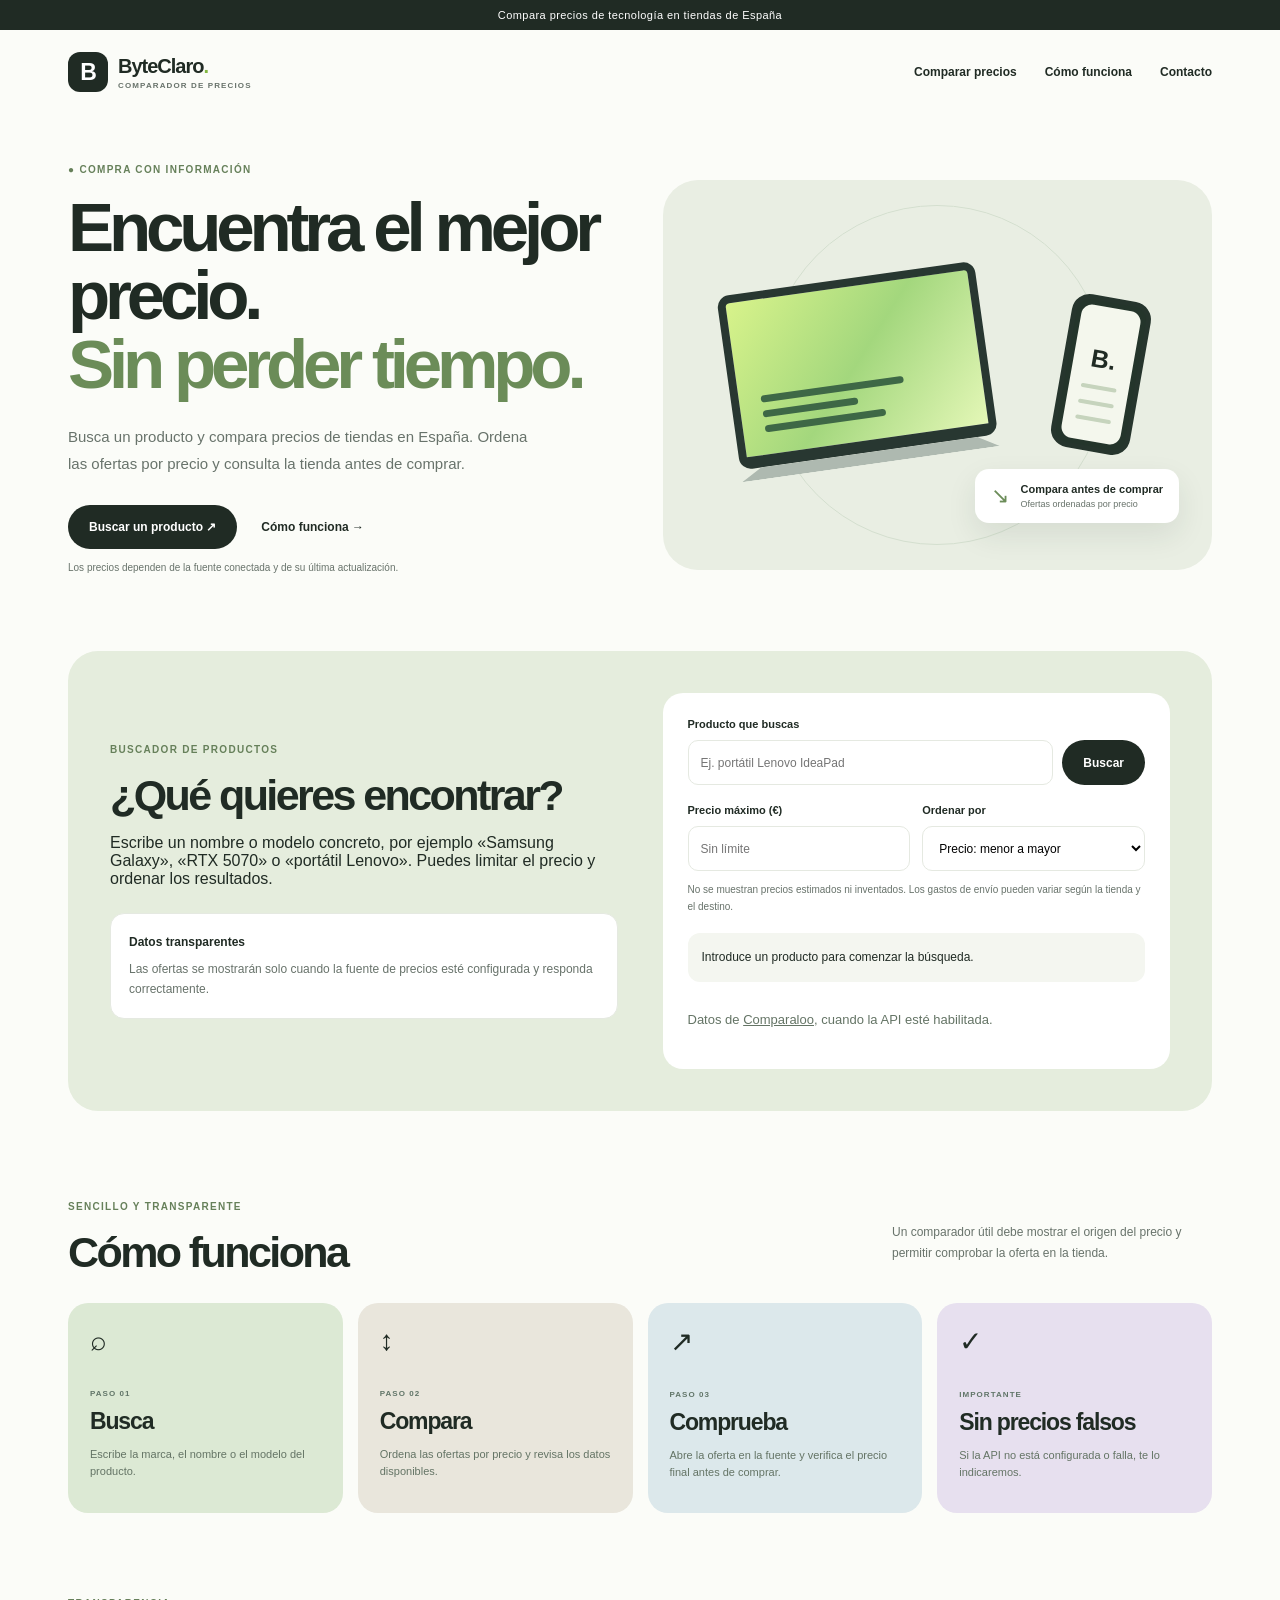
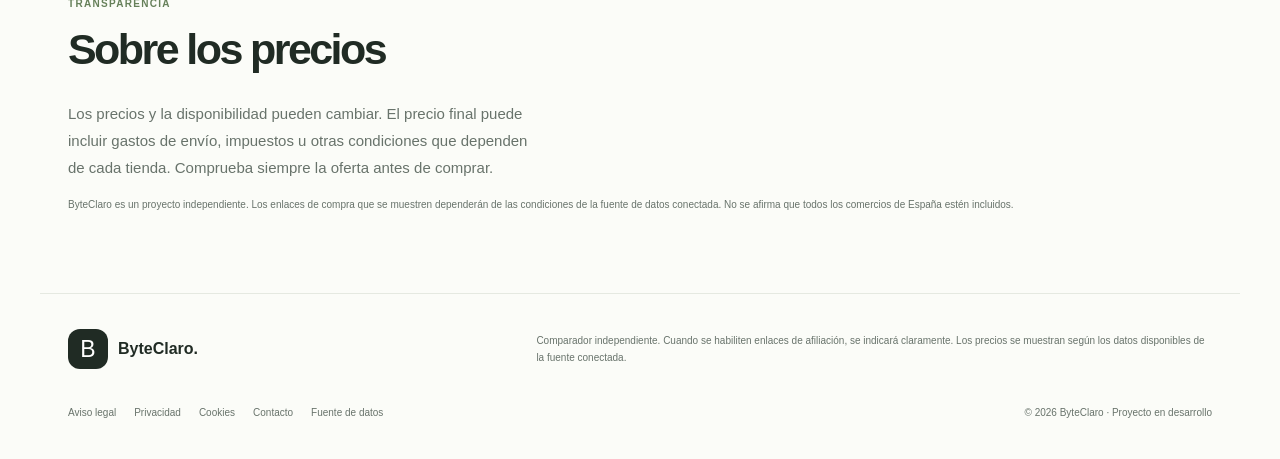
<file: index.html>
<!doctype html>
<html lang="es">
<head>
<meta charset="utf-8"><meta name="viewport" content="width=device-width, initial-scale=1">
<meta name="description" content="Busca productos tecnológicos y compara ofertas de tiendas en España.">
<meta name="theme-color" content="#202b24">
<title>ByteClaro | Comparador de precios de tecnología</title><link rel="stylesheet" href="styles.css">
</head>
<body>
<div class="top-note">Compara precios de tecnología en tiendas de España</div>
<header class="site-header"><a class="brand" href="index.html"><span class="brand-mark">B</span><span>ByteClaro<span class="dot">.</span><small>COMPARADOR DE PRECIOS</small></span></a><button id="menu-toggle" aria-expanded="false" aria-controls="nav">☰ Menú</button><nav id="nav"><a href="#comparador">Comparar precios</a><a href="#como-funciona">Cómo funciona</a><a href="contacto.html">Contacto</a></nav></header>
<main>
<section class="hero"><div><p class="eyebrow">● COMPRA CON INFORMACIÓN</p><h1>Encuentra el mejor precio.<br><em>Sin perder tiempo.</em></h1><p class="lead">Busca un producto y compara precios de tiendas en España. Ordena las ofertas por precio y consulta la tienda antes de comprar.</p><div class="actions"><a class="button" href="#comparador">Buscar un producto ↗</a><a class="text-link" href="#como-funciona">Cómo funciona →</a></div><p class="small">Los precios dependen de la fuente conectada y de su última actualización.</p></div><div class="hero-art"><div class="orbit"></div><div class="laptop"><div class="screen"><div class="screen-lines"><i></i><i></i><i></i></div></div><div class="keyboard"></div></div><div class="phone"><div class="phone-screen"><b>B.</b><i></i><i></i><i></i></div></div><div class="floating">↘ <span><b>Compara antes de comprar</b><small>Ofertas ordenadas por precio</small></span></div></div></section>
<section class="compare live-compare" id="comparador"><div><p class="eyebrow">BUSCADOR DE PRODUCTOS</p><h2>¿Qué quieres encontrar?</h2><p>Escribe un nombre o modelo concreto, por ejemplo «Samsung Galaxy», «RTX 5070» o «portátil Lenovo». Puedes limitar el precio y ordenar los resultados.</p><div class="source-note"><b>Datos transparentes</b><span>Las ofertas se mostrarán solo cuando la fuente de precios esté configurada y responda correctamente.</span></div></div><div class="panel"><form id="search-form"><label for="query">Producto que buscas</label><div class="search-row"><input id="query" name="q" type="search" placeholder="Ej. portátil Lenovo IdeaPad" minlength="2" maxlength="120" required autocomplete="off"><button class="button" type="submit" id="search-button">Buscar</button></div><div class="filter-grid"><div><label for="max-price">Precio máximo (€)</label><input id="max-price" name="max_price" type="number" min="0" step="0.01" placeholder="Sin límite"></div><div><label for="sort">Ordenar por</label><select id="sort" name="sort"><option value="price_asc">Precio: menor a mayor</option><option value="relevance">Más relevantes</option><option value="price_desc">Precio: mayor a menor</option><option value="newest">Más recientes</option></select></div></div><p class="small">No se muestran precios estimados ni inventados. Los gastos de envío pueden variar según la tienda y el destino.</p></form><div id="search-status" class="search-status" role="status" aria-live="polite">Introduce un producto para comenzar la búsqueda.</div><div id="search-results" class="search-results"></div><p class="data-attribution">Datos de <a href="https://comparaloo.es/" target="_blank" rel="noopener noreferrer">Comparaloo</a>, cuando la API esté habilitada.</p></div></section>
<section class="section" id="como-funciona"><div class="section-heading"><div><p class="eyebrow">SENCILLO Y TRANSPARENTE</p><h2>Cómo funciona</h2></div><p>Un comparador útil debe mostrar el origen del precio y permitir comprobar la oferta en la tienda.</p></div><div class="categories"><article class="category green"><span>⌕</span><small>PASO 01</small><h3>Busca</h3><p>Escribe la marca, el nombre o el modelo del producto.</p></article><article class="category sand"><span>↕</span><small>PASO 02</small><h3>Compara</h3><p>Ordena las ofertas por precio y revisa los datos disponibles.</p></article><article class="category blue"><span>↗</span><small>PASO 03</small><h3>Comprueba</h3><p>Abre la oferta en la fuente y verifica el precio final antes de comprar.</p></article><article class="category lilac"><span>✓</span><small>IMPORTANTE</small><h3>Sin precios falsos</h3><p>Si la API no está configurada o falla, te lo indicaremos.</p></article></div></section>
<section class="section"><div class="section-heading"><div><p class="eyebrow">TRANSPARENCIA</p><h2>Sobre los precios</h2></div></div><p class="lead">Los precios y la disponibilidad pueden cambiar. El precio final puede incluir gastos de envío, impuestos u otras condiciones que dependen de cada tienda. Comprueba siempre la oferta antes de comprar.</p><p class="small">ByteClaro es un proyecto independiente. Los enlaces de compra que se muestren dependerán de las condiciones de la fuente de datos conectada. No se afirma que todos los comercios de España estén incluidos.</p></section>
</main>
<footer><div class="footer-brand"><span class="brand-mark">B</span><b>ByteClaro.</b></div><p class="disclosure">Comparador independiente. Cuando se habiliten enlaces de afiliación, se indicará claramente. Los precios se muestran según los datos disponibles de la fuente conectada.</p><nav class="footer-links"><a href="aviso-legal.html">Aviso legal</a><a href="privacidad.html">Privacidad</a><a href="cookies.html">Cookies</a><a href="contacto.html">Contacto</a><a href="https://comparaloo.es/" target="_blank" rel="noopener noreferrer">Fuente de datos</a></nav><p class="small">© 2026 ByteClaro · Proyecto en desarrollo</p></footer>
<script src="script.js"></script>
</body></html>
</file>
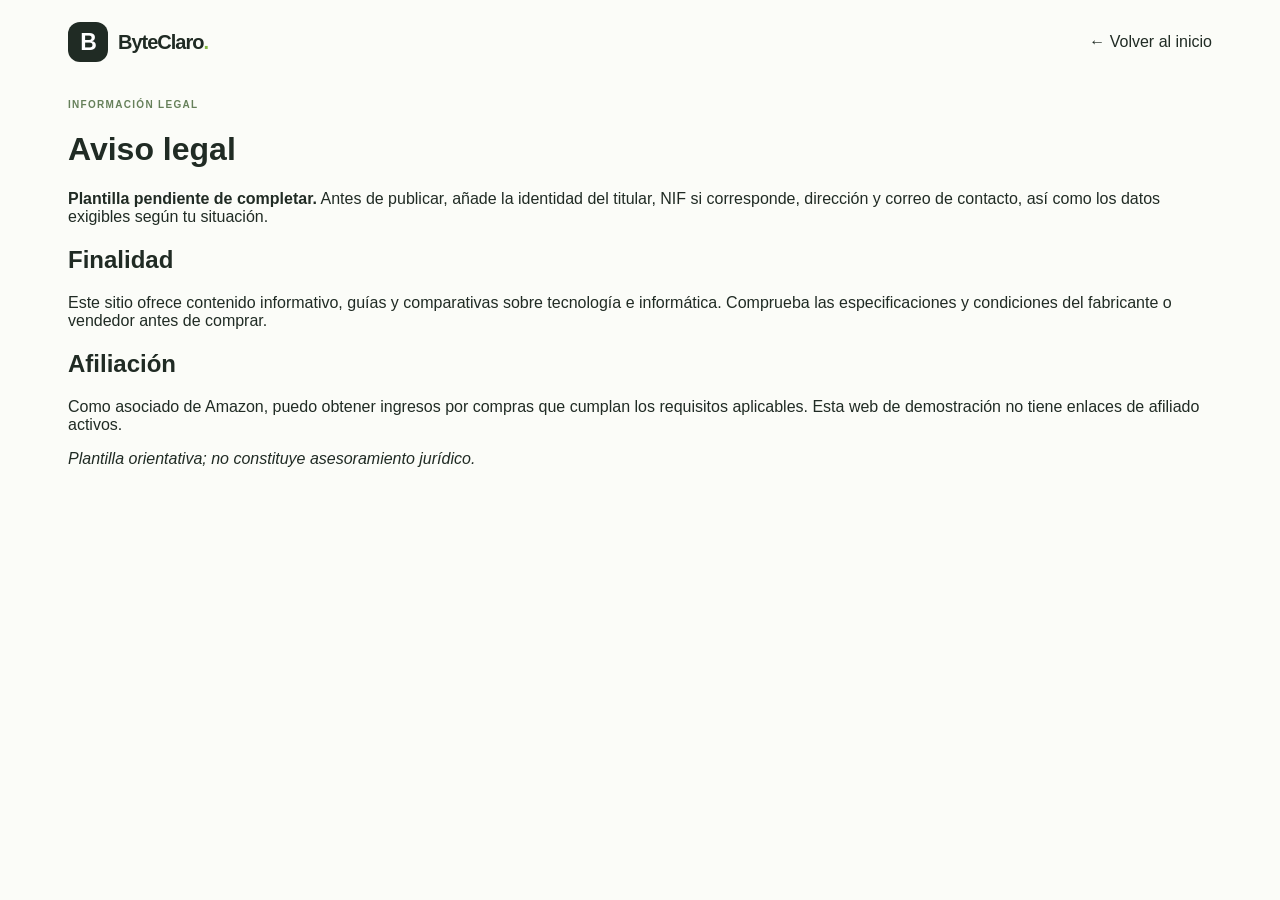
<file: aviso-legal.html>
<!doctype html><html lang="es"><head><meta charset="utf-8"><meta name="viewport" content="width=device-width,initial-scale=1"><title>Aviso legal | ByteClaro</title><link rel="stylesheet" href="styles.css"></head><body><header class="site-header"><a class="brand" href="index.html"><span class="brand-mark">B</span><span>ByteClaro<span class="dot">.</span></span></a><a href="index.html">← Volver al inicio</a></header><main class="section"><p class="eyebrow">INFORMACIÓN LEGAL</p><h1>Aviso legal</h1><p><strong>Plantilla pendiente de completar.</strong> Antes de publicar, añade la identidad del titular, NIF si corresponde, dirección y correo de contacto, así como los datos exigibles según tu situación.</p><h2>Finalidad</h2><p>Este sitio ofrece contenido informativo, guías y comparativas sobre tecnología e informática. Comprueba las especificaciones y condiciones del fabricante o vendedor antes de comprar.</p><h2>Afiliación</h2><p>Como asociado de Amazon, puedo obtener ingresos por compras que cumplan los requisitos aplicables. Esta web de demostración no tiene enlaces de afiliado activos.</p><p><em>Plantilla orientativa; no constituye asesoramiento jurídico.</em></p></main></body></html>
</file>
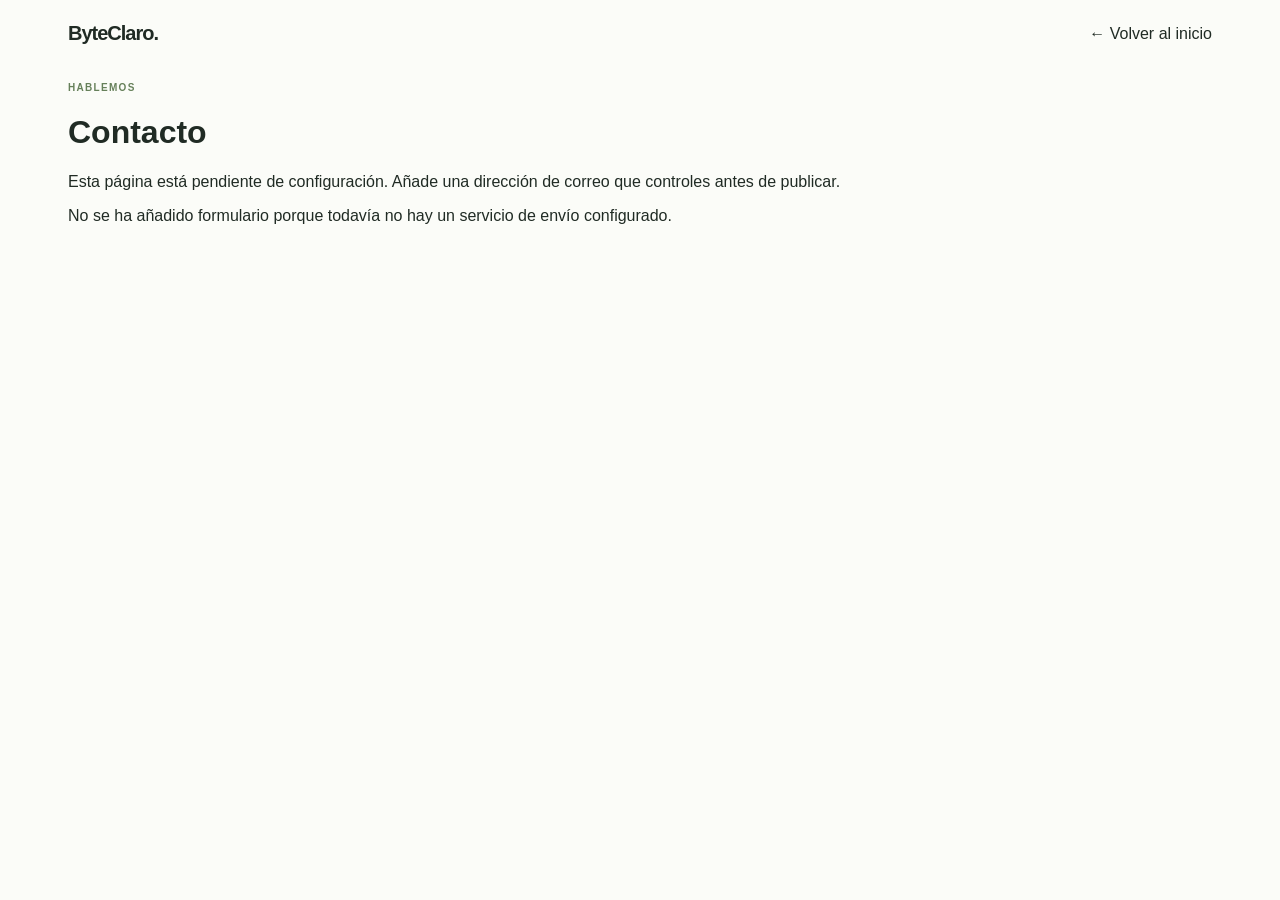
<file: contacto.html>
<!doctype html><html lang="es"><head><meta charset="utf-8"><meta name="viewport" content="width=device-width,initial-scale=1"><title>Contacto | ByteClaro</title><link rel="stylesheet" href="styles.css"></head><body><header class="site-header"><a class="brand" href="index.html">ByteClaro.</a><a href="index.html">← Volver al inicio</a></header><main class="section"><p class="eyebrow">HABLEMOS</p><h1>Contacto</h1><p>Esta página está pendiente de configuración. Añade una dirección de correo que controles antes de publicar.</p><p>No se ha añadido formulario porque todavía no hay un servicio de envío configurado.</p></main></body></html>
</file>
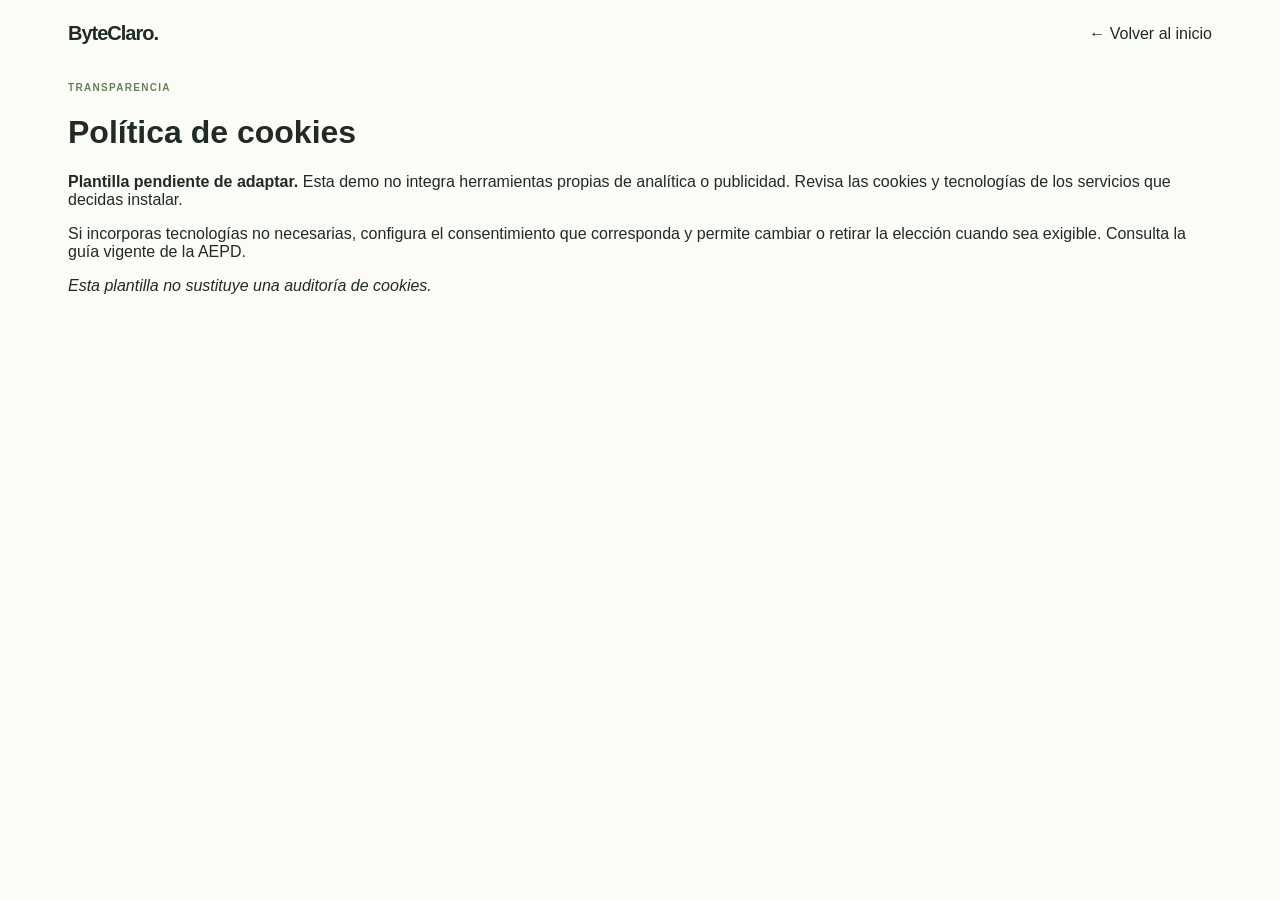
<file: cookies.html>
<!doctype html><html lang="es"><head><meta charset="utf-8"><meta name="viewport" content="width=device-width,initial-scale=1"><title>Cookies | ByteClaro</title><link rel="stylesheet" href="styles.css"></head><body><header class="site-header"><a class="brand" href="index.html">ByteClaro.</a><a href="index.html">← Volver al inicio</a></header><main class="section"><p class="eyebrow">TRANSPARENCIA</p><h1>Política de cookies</h1><p><strong>Plantilla pendiente de adaptar.</strong> Esta demo no integra herramientas propias de analítica o publicidad. Revisa las cookies y tecnologías de los servicios que decidas instalar.</p><p>Si incorporas tecnologías no necesarias, configura el consentimiento que corresponda y permite cambiar o retirar la elección cuando sea exigible. Consulta la guía vigente de la AEPD.</p><p><em>Esta plantilla no sustituye una auditoría de cookies.</em></p></main></body></html>
</file>
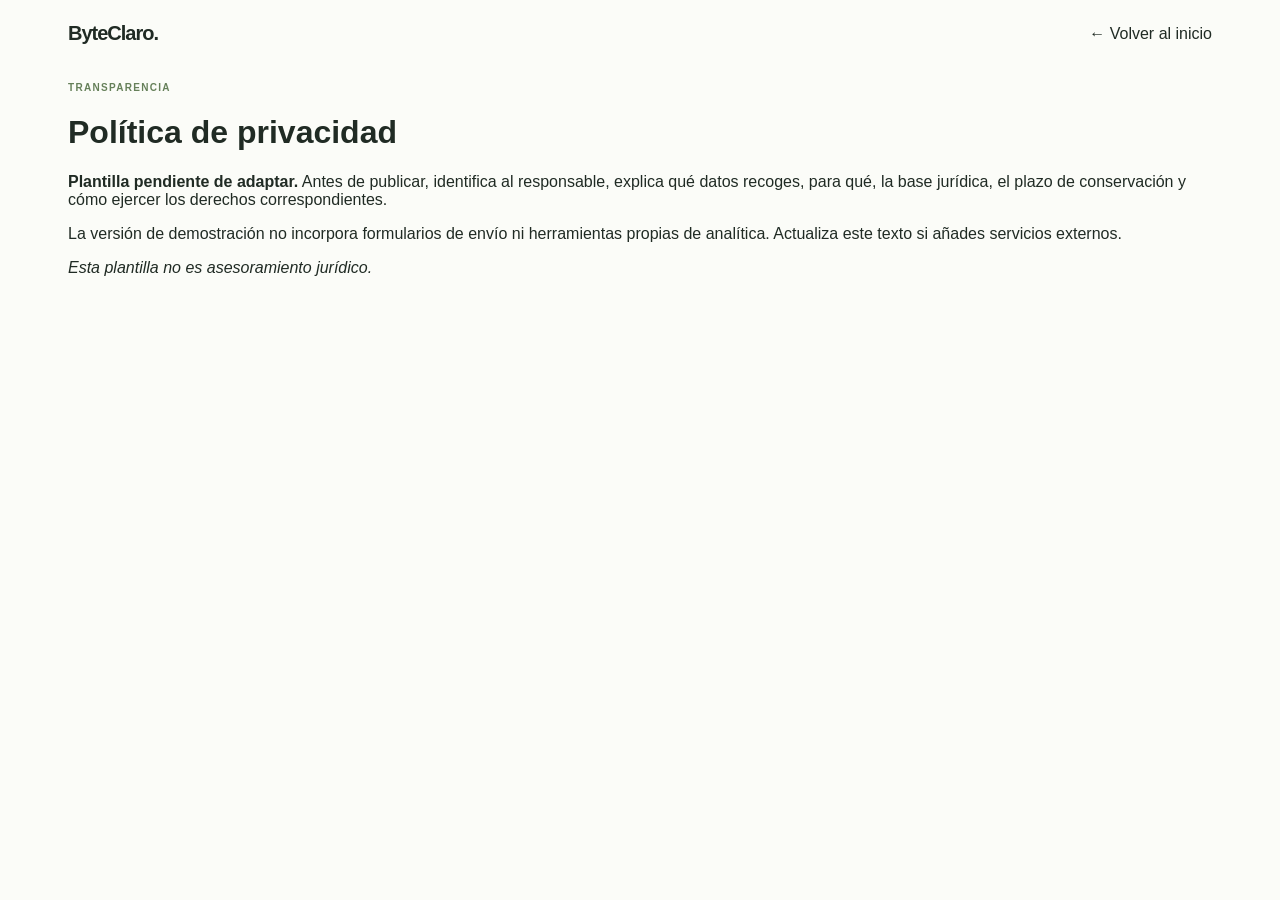
<file: privacidad.html>
<!doctype html><html lang="es"><head><meta charset="utf-8"><meta name="viewport" content="width=device-width,initial-scale=1"><title>Privacidad | ByteClaro</title><link rel="stylesheet" href="styles.css"></head><body><header class="site-header"><a class="brand" href="index.html">ByteClaro.</a><a href="index.html">← Volver al inicio</a></header><main class="section"><p class="eyebrow">TRANSPARENCIA</p><h1>Política de privacidad</h1><p><strong>Plantilla pendiente de adaptar.</strong> Antes de publicar, identifica al responsable, explica qué datos recoges, para qué, la base jurídica, el plazo de conservación y cómo ejercer los derechos correspondientes.</p><p>La versión de demostración no incorpora formularios de envío ni herramientas propias de analítica. Actualiza este texto si añades servicios externos.</p><p><em>Esta plantilla no es asesoramiento jurídico.</em></p></main></body></html>
</file>
<file: styles.css>
:root{--ink:#202b24;--muted:#68736b;--green:#dce9d4;--accent:#6b8c58;--line:#e5e9e1;--cream:#fbfcf8}*{box-sizing:border-box}html{scroll-behavior:smooth}body{margin:0;background:var(--cream);color:var(--ink);font-family:Inter,Arial,sans-serif}a{color:inherit;text-decoration:none}.top-note{text-align:center;background:#202b24;color:#fff;padding:9px;font-size:11px;letter-spacing:.04em}.site-header{max-width:1200px;margin:auto;padding:22px 28px;display:flex;align-items:center;justify-content:space-between;gap:25px}.brand{display:flex;align-items:center;gap:10px;font-size:20px;font-weight:800;letter-spacing:-.05em}.brand-mark{display:grid;place-items:center;background:var(--ink);color:#fff;width:40px;height:40px;border-radius:12px;font-size:23px}.dot{color:#83b842}.brand small{display:block;font-size:8px;letter-spacing:.14em;margin-top:3px;color:var(--muted)}#nav{display:flex;gap:28px;font-size:12px;font-weight:700}#nav a:hover,.text-link:hover{color:var(--accent)}#menu-toggle{display:none}.hero{max-width:1200px;margin:auto;padding:50px 28px 65px;display:grid;grid-template-columns:1fr 1fr;gap:45px;align-items:center}.eyebrow{font-size:10px;font-weight:800;letter-spacing:.13em;color:#66805a;margin:0 0 18px}.hero h1{font-size:clamp(44px,5.4vw,72px);line-height:.99;letter-spacing:-.075em;margin:0 0 25px}.hero h1 em{font-style:normal;color:var(--accent)}.lead{max-width:460px;font-size:15px;line-height:1.8;color:var(--muted)}.actions{display:flex;align-items:center;gap:24px;margin-top:28px}.button{display:inline-block;border-radius:100px;padding:15px 21px;background:var(--ink);color:#fff;font-size:12px;font-weight:750}.text-link{font-size:12px;font-weight:750}.small{font-size:10px;color:var(--muted);line-height:1.7}.hero-art{min-height:390px;position:relative;display:grid;place-items:center;background:#e9eee3;border-radius:35px;overflow:hidden}.orbit{position:absolute;border:1px solid #d4dfcf;border-radius:50%;width:340px;height:340px}.laptop{position:absolute;width:260px;left:12%;top:25%;transform:rotate(-8deg)}.screen{height:175px;border:8px solid #283731;border-bottom-width:12px;border-radius:12px;background:linear-gradient(130deg,#d8f38b,#a3d77d,#e4f7b7);position:relative}.screen-lines{position:absolute;bottom:22px;left:22px;right:22px;display:grid;gap:8px}.screen-lines i{display:block;height:7px;border-radius:5px;background:#3e6846;width:72%}.screen-lines i:nth-child(2){width:48%}.screen-lines i:nth-child(3){width:61%}.keyboard{height:12px;background:#aeb9b0;clip-path:polygon(8% 0,92% 0,100% 100%,0 100%)}.phone{position:absolute;width:80px;height:155px;background:#24352b;border:5px solid #26352d;border-radius:18px;right:13%;top:30%;padding:5px;transform:rotate(10deg)}.phone-screen{height:100%;background:#f4f7ed;border-radius:11px;display:flex;flex-direction:column;align-items:center;padding:20px 8px}.phone-screen b{font-size:25px;margin-top:18px}.phone-screen i{height:5px;width:80%;background:#c6d4bd;border-radius:6px;margin-top:12px}.floating{position:absolute;right:6%;bottom:12%;display:flex;gap:12px;align-items:center;padding:14px 16px;background:white;border-radius:14px;box-shadow:0 12px 30px #25352a18;font-size:22px;color:var(--accent)}.floating b,.floating small{display:block}.floating b{font-size:11px;color:var(--ink)}.floating small{font-size:9px;color:var(--muted);margin-top:4px}.stats{max-width:1144px;margin:0 auto 65px;padding:20px 25px;display:grid;grid-template-columns:repeat(3,1fr);gap:20px;background:white;border:1px solid var(--line);border-radius:18px}.stats div{display:flex;align-items:center;gap:13px}.stats b{font-size:12px;background:#edf4e6;border-radius:9px;padding:9px;color:#54754a}.stats span{font-size:11px;color:var(--muted);font-weight:600}.section{max-width:1200px;margin:auto;padding:15px 28px 70px}.section-heading{display:flex;justify-content:space-between;align-items:end;gap:25px;margin-bottom:28px}.section-heading h2,.compare h2{font-size:clamp(30px,3.6vw,43px);line-height:1.05;letter-spacing:-.06em;margin:0}.section-heading>p{max-width:320px;color:var(--muted);font-size:12px;line-height:1.7}.categories{display:grid;grid-template-columns:repeat(4,1fr);gap:15px}.category{min-height:210px;padding:22px;border-radius:20px;transition:transform .2s}.category:hover{transform:translateY(-4px)}.category>span{display:block;font-size:28px;margin-bottom:25px}.category small{font-size:8px;letter-spacing:.13em;font-weight:800;color:#617568}.category h3{font-size:23px;letter-spacing:-.05em;margin:8px 0}.category p{font-size:11px;color:#647465;line-height:1.5}.green{background:#dce9d4}.sand{background:#e9e6dc}.blue{background:#dce8eb}.lilac{background:#e7e0ef}.products{display:grid;grid-template-columns:repeat(3,1fr);gap:16px}.product{background:white;border:1px solid var(--line);border-radius:20px;padding:18px}.product-art{height:130px;border-radius:14px;display:grid;place-items:center;background:#f0f4ec;font-size:55px}.product h3{font-size:17px;margin:16px 0 8px}.product p{font-size:11px;line-height:1.7;color:var(--muted)}.product button{width:100%;padding:12px;border:0;border-radius:10px;background:#e9ede7;color:#778178;font-weight:700}.compare{max-width:1144px;margin:0 auto 75px;background:#e5eddd;border-radius:30px;padding:42px;display:grid;grid-template-columns:1fr 1fr;gap:45px;align-items:center}.compare>div>p:last-child{font-size:13px;line-height:1.8;color:#647465}.panel{background:white;border-radius:20px;padding:25px}.panel label{display:block;font-size:11px;font-weight:750;margin-bottom:10px}.panel select{width:100%;padding:13px;border:1px solid var(--line);border-radius:10px;background:white;font:inherit;font-size:12px}.result{margin-top:16px;background:#f5f7f1;border-radius:13px;padding:17px;font-size:12px;line-height:1.8}.result b{display:block;margin-bottom:6px}footer{border-top:1px solid var(--line);max-width:1200px;margin:auto;padding:28px;display:grid;grid-template-columns:1fr 1.5fr;gap:18px;align-items:center}.footer-brand{display:flex;align-items:center;gap:10px}.disclosure{font-size:10px;line-height:1.7;color:var(--muted)}.footer-links{display:flex;gap:18px;flex-wrap:wrap;font-size:10px;color:var(--muted)}footer>.small{justify-self:end;text-align:right}@media(max-width:850px){.hero{grid-template-columns:1fr;padding-top:35px}.stats{margin:0 20px 55px}.categories{grid-template-columns:repeat(2,1fr)}.compare{margin:0 20px 55px;padding:30px;gap:25px}.section-heading{align-items:start;flex-direction:column}.footer{grid-template-columns:1fr}footer>.small{justify-self:start;text-align:left}}@media(max-width:600px){.site-header{padding:16px 20px}#menu-toggle{display:block;border:1px solid var(--line);background:white;border-radius:10px;padding:9px}#nav{display:none;position:absolute;z-index:5;top:110px;left:15px;right:15px;padding:18px;background:white;border:1px solid var(--line);border-radius:15px;flex-direction:column}#nav.open{display:flex}.hero{padding:30px 20px 45px;gap:25px}.hero h1{font-size:48px}.hero-art{min-height:290px}.laptop{width:210px;left:7%;top:25%}.screen{height:140px}.phone{width:68px;height:135px;right:8%;top:30%}.floating{right:3%;bottom:8%;padding:10px}.stats{grid-template-columns:1fr;gap:12px;padding:18px}.section{padding:15px 20px 55px}.categories{gap:10px}.category{min-height:180px;padding:16px}.category h3{font-size:20px}.products{grid-template-columns:1fr}.compare{grid-template-columns:1fr;padding:25px}.footer-links{gap:14px}footer{padding:25px 20px;grid-template-columns:1fr}footer>.small{justify-self:start}}
/* Comparador de precios */
.source-note{display:grid;gap:7px;margin-top:25px;padding:18px;background:#fff;border:1px solid var(--line);border-radius:14px;font-size:12px;line-height:1.7}.source-note span{color:var(--muted)}.live-compare{scroll-margin-top:20px}.search-row{display:flex;gap:9px}.search-row input{flex:1;min-width:0}.panel input,.panel select{width:100%;min-height:45px;padding:12px;border:1px solid var(--line);border-radius:10px;background:white;font:inherit;font-size:12px}.search-row .button{border:0;cursor:pointer;white-space:nowrap}.search-row .button:disabled{opacity:.65;cursor:wait}.filter-grid{display:grid;grid-template-columns:1fr 1fr;gap:12px;margin-top:17px}.filter-grid label{margin-top:2px}.search-status{margin-top:18px;padding:14px;background:#f4f6f0;border-radius:12px;font-size:12px;line-height:1.7}.search-results{display:grid;gap:12px;margin-top:12px}.offer-card{display:grid;grid-template-columns:78px minmax(0,1fr) auto;align-items:center;gap:14px;padding:14px;border:1px solid var(--line);border-radius:15px;background:#fff}.offer-image{width:78px;height:78px;display:grid;place-items:center;background:#f3f5f0;border-radius:10px;overflow:hidden;font-size:30px}.offer-image img{width:100%;height:100%;object-fit:contain}.offer-info h3{font-size:13px;line-height:1.5;margin:0 0 6px}.offer-store{font-size:11px;font-weight:800;margin:0 0 5px}.offer-meta,.offer-updated{font-size:10px;line-height:1.6;color:var(--muted);margin:3px 0}.offer-price{display:grid;gap:10px;justify-items:end}.offer-price strong{font-size:19px;white-space:nowrap;letter-spacing:-.04em}.offer-link{display:inline-block;padding:10px 12px;border-radius:9px;background:var(--ink);color:white;font-size:10px;font-weight:750;white-space:nowrap}.data-attribution{font-size:10px;color:var(--muted);margin-top:14px}.data-attribution a{text-decoration:underline}.offer-link:focus-visible,.button:focus-visible,input:focus-visible,select:focus-visible{outline:3px solid #92b77c;outline-offset:2px}@media(max-width:650px){.filter-grid{grid-template-columns:1fr}.search-row{flex-direction:column}.search-row .button{width:100%}.offer-card{grid-template-columns:60px minmax(0,1fr);gap:10px}.offer-image{width:60px;height:60px;grid-row:1}.offer-info{grid-column:2}.offer-price{grid-column:1/-1;display:flex;align-items:center;justify-content:space-between;border-top:1px solid var(--line);padding-top:12px}.offer-price strong{font-size:18px}.offer-link{font-size:11px}.live-compare{grid-template-columns:1fr}}
</file>
